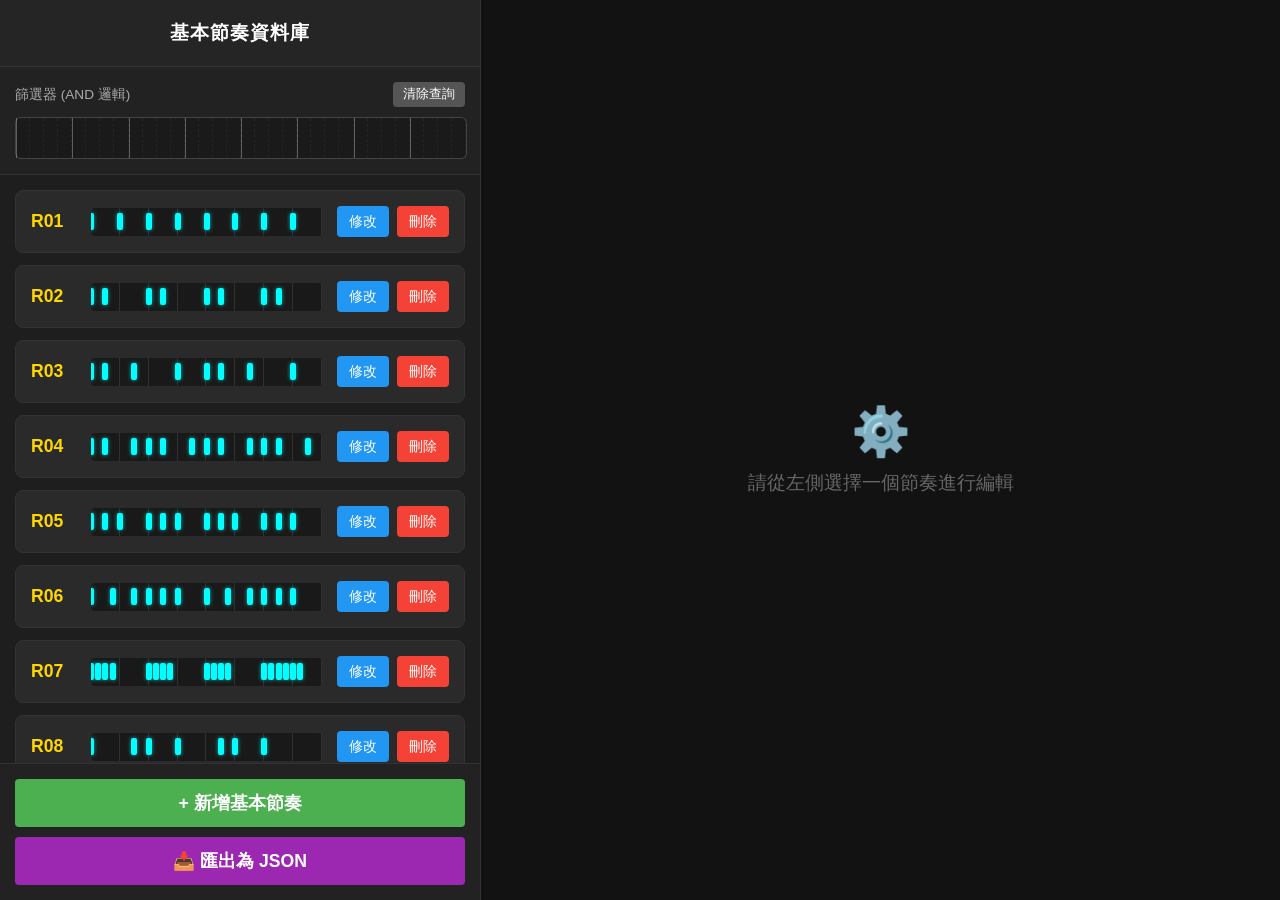
<file: editor.html>
<!DOCTYPE html>
<html lang="zh-TW">
<head>
    <meta charset="UTF-8">
    <meta name="viewport" content="width=device-width, initial-scale=1.0">
    <title>基本節奏編輯器 (Rhythm Editor)</title>
    <style>
        body {
            margin: 0;
            padding: 0;
            height: 100vh;
            display: flex;
            background-color: #121212;
            color: #fff;
            font-family: sans-serif;
            overflow: hidden;
        }

        /* ================= 左側列表區塊 ================= */
        .sidebar {
            width: 480px;
            background-color: #1e1e1e;
            border-right: 1px solid #333;
            display: flex;
            flex-direction: column;
            z-index: 10;
        }

        .header {
            padding: 20px;
            background-color: #252525;
            font-size: 1.2rem;
            font-weight: bold;
            text-align: center;
            border-bottom: 1px solid #333;
            letter-spacing: 1px;
        }

        .filter-container {
            padding: 15px;
            background-color: #222;
            border-bottom: 1px solid #333;
        }

        .filter-label {
            font-size: 0.85rem;
            color: #aaa;
            margin-bottom: 10px;
            display: flex;
            justify-content: space-between;
            align-items: center;
        }

        .filter-track-wrapper {
            position: relative;
            width: 100%;
            height: 40px;
            background-color: #1a1a1a;
            border-radius: 6px;
            border: 1px solid #444;
            display: grid;
            grid-template-columns: repeat(32, 1fr);
        }

        .filter-step {
            position: relative;
            border-right: 1px dashed rgba(255,255,255,0.05);
            cursor: pointer;
            transition: background-color 0.1s;
        }
        .filter-step:hover { background-color: rgba(255,255,255,0.1); }
        .filter-step:nth-child(4n + 1) { border-left: 1px solid rgba(255,255,255,0.3); }

        .filter-step-active {
            position: absolute;
            top: 20%;
            left: 50%;
            transform: translateX(-50%);
            width: 70%;
            height: 60%;
            background-color: #FF00FF; 
            border-radius: 2px;
            pointer-events: none;
            box-shadow: 0 0 6px rgba(255, 0, 255, 0.5);
        }

        .btn-clear {
            background-color: #555;
            color: white;
            border: none;
            padding: 4px 10px;
            border-radius: 4px;
            cursor: pointer;
            font-size: 0.8rem;
        }
        .btn-clear:hover { background-color: #666; }

        .list-container {
            flex: 1;
            overflow-y: auto;
            padding: 15px;
        }

        .list-container::-webkit-scrollbar { width: 8px; }
        .list-container::-webkit-scrollbar-thumb { background: #555; border-radius: 4px; }
        .list-container::-webkit-scrollbar-track { background: transparent; }

        .rhythm-item {
            display: flex;
            align-items: center;
            padding: 15px;
            margin-bottom: 12px;
            background-color: #2a2a2a;
            border-radius: 8px;
            border: 1px solid #333;
            transition: background-color 0.2s;
        }
        .rhythm-item:hover { background-color: #333; }
        .rhythm-item.editing { border-color: #00FFFF; box-shadow: 0 0 10px rgba(0,255,255,0.3); }

        .rhythm-id {
            width: 45px;
            font-weight: bold;
            color: #FFD700;
            font-size: 1.1rem;
            flex-shrink: 0;
        }

        .mini-track {
            position: relative;
            flex: 1;
            height: 28px;
            background-color: rgba(0, 0, 0, 0.4);
            border-radius: 4px;
            overflow: hidden;
            margin: 0 15px;
            background-image: repeating-linear-gradient(90deg, transparent, transparent calc(12.5% - 1px), rgba(255, 255, 255, 0.1) calc(12.5% - 1px), rgba(255, 255, 255, 0.1) 12.5%);
        }

        .mini-note-block {
            position: absolute;
            top: 20%;
            height: 60%;
            width: 6px;
            background-color: #00FFFF;
            border-radius: 2px;
            transform: translateX(-50%);
            box-shadow: 0 0 4px rgba(0, 255, 255, 0.6);
        }

        .actions {
            display: flex;
            gap: 8px;
            flex-shrink: 0;
        }

        .btn {
            border: none;
            padding: 6px 12px;
            border-radius: 4px;
            cursor: pointer;
            font-size: 0.9rem;
            color: white;
            transition: opacity 0.2s;
        }
        .btn:hover { opacity: 0.8; }
        .btn-edit { background-color: #2196F3; }
        .btn-delete { background-color: #F44336; }
        
        .add-container {
            padding: 15px;
            border-top: 1px solid #333;
            background-color: #222;
        }
        .btn-add {
            width: 100%;
            background-color: #4CAF50;
            font-size: 1.1rem;
            padding: 12px;
            font-weight: bold;
        }
        .btn-add:hover { background-color: #45a049; }

        /* --- 新增：匯出按鈕樣式 --- */
        .btn-export {
            width: 100%;
            background-color: #9C27B0; /* 獨特的紫色區分功能 */
            font-size: 1.1rem;
            padding: 12px;
            font-weight: bold;
            margin-top: 10px;
        }
        .btn-export:hover { background-color: #8E24AA; }

        /* ================= 右側工作區 ================= */
        .workspace {
            flex: 1;
            display: flex;
            flex-direction: column;
            background-color: #121212;
            position: relative;
        }

        .empty-state {
            position: absolute;
            top: 50%; left: 50%;
            transform: translate(-50%, -50%);
            color: #666;
            font-size: 1.2rem;
            text-align: center;
        }

        .editor-content {
            display: none; 
            flex-direction: column;
            padding: 40px;
            height: 100%;
            box-sizing: border-box;
        }

        .editor-header {
            font-size: 1.8rem;
            color: #FFD700;
            margin-bottom: 40px;
            text-align: center;
            letter-spacing: 2px;
        }

        .editor-track-wrapper {
            position: relative;
            width: 100%;
            height: 80px;
            background-color: #1a1a1a;
            border-radius: 8px;
            border: 1px solid #333;
            display: grid;
            grid-template-columns: repeat(32, 1fr); 
            margin-bottom: 40px;
        }

        .editor-track-wrapper.locked {
            pointer-events: none; 
            opacity: 0.6;
        }

        .editor-step {
            position: relative;
            border-right: 1px dashed rgba(255,255,255,0.05);
            cursor: pointer;
            transition: background-color 0.1s;
        }
        .editor-step:hover { background-color: rgba(255,255,255,0.1); }
        .editor-step:nth-child(4n + 2) { border-left: 1px solid rgba(255,255,255,0.3); }

        .step-active {
            position: absolute;
            top: 15%; left: 50%; transform: translateX(-50%);
            width: 60%; height: 70%;
            background-color: #00FFFF;
            border-radius: 4px;
            box-shadow: 0 0 10px rgba(0, 255, 255, 0.5);
            pointer-events: none; 
        }

        .playhead {
            position: absolute;
            top: -10px; bottom: -10px; width: 3px;
            background-color: #FF0000;
            box-shadow: 0 0 15px #FF0000;
            z-index: 10;
            pointer-events: none;
            display: none;
        }

        @keyframes hitPulse {
            0%   { transform: translateX(-50%) scale(1); filter: brightness(1); }
            30%  { transform: translateX(-50%) scale(1.4); filter: brightness(1.8); }
            100% { transform: translateX(-50%) scale(1); filter: brightness(1); }
        }
        .step-active.hit { animation: hitPulse 0.2s ease-out; }

        .controls {
            display: flex;
            align-items: center;
            justify-content: center;
            gap: 40px;
            background-color: #1e1e1e;
            padding: 20px;
            border-radius: 8px;
            border: 1px solid #333;
        }

        .btn-play {
            background-color: #4CAF50;
            color: white;
            border: none;
            padding: 12px 30px;
            font-size: 1.2rem;
            font-weight: bold;
            border-radius: 30px;
            cursor: pointer;
            width: 150px;
            transition: background-color 0.2s;
        }
        .btn-play.playing { background-color: #F44336; }

        .slider-container {
            display: flex;
            align-items: center;
            gap: 15px;
            font-size: 1.2rem;
        }
        
        input[type="range"] { width: 200px; cursor: pointer; }
        
        input[type="range"]:disabled {
            opacity: 0.5;
            cursor: not-allowed;
        }
    </style>
</head>
<body>

    <div class="sidebar">
        <div class="header">
            <span>基本節奏資料庫</span>
        </div>

        <div class="filter-container">
            <div class="filter-label">
                <span>篩選器 (AND 邏輯)</span>
                <button class="btn-clear" onclick="clearFilter()">清除查詢</button>
            </div>
            <div class="filter-track-wrapper" id="filter-track-wrapper"></div>
        </div>

        <div class="list-container" id="editor-list">
            <div style="text-align: center; color: #666; margin-top: 20px;">載入資料中...</div>
        </div>

        <div class="add-container">
            <button class="btn btn-add" onclick="addNewRhythm()">+ 新增基本節奏</button>
            <button class="btn btn-export" onclick="exportRhythms()">📥 匯出為 JSON</button>
        </div>
    </div>

    <div class="workspace">
        <div class="empty-state" id="empty-state">
            <div style="font-size: 3rem; margin-bottom: 10px;">⚙️</div>
            <div>請從左側選擇一個節奏進行編輯</div>
        </div>

        <div class="editor-content" id="editor-content">
            <div class="editor-header" id="editor-title">編輯中: R01</div>

            <div class="editor-track-wrapper" id="editor-track-wrapper">
                <div class="playhead" id="playhead"></div>
            </div>

            <div class="controls">
                <button class="btn-play" id="btn-play" onclick="togglePreview()">▶ 播放</button>
                <div class="slider-container">
                    <label for="bpm-slider">節拍速度: <span id="bpm-value">120</span> BPM</label>
                    <input type="range" id="bpm-slider" min="60" max="240" value="120" oninput="updateBPM(this.value)">
                </div>
            </div>
        </div>
    </div>

    <script>
        // ==========================================
        // 系統變數
        // ==========================================
        let rhythmDatabase = {};
        let editingId = null;
        
        // --- 新增：追蹤是否有未儲存(未匯出)的變更 ---
        let hasUnsavedChanges = false;
        
        let filterBeats = [];
        
        let isPreviewing = false;
        let previewBPM = 120;
        let previewStartTime = null;
        let lastPreviewLoopIndex = -1;
        let lastPreviewBeatIndex = -1;
        let previewAnimationId = null;

        const audioCtx = new (window.AudioContext || window.webkitAudioContext)();
        let clapBuffer = null;
        let capitalBuffer = null;

        const filterTrackWrapper = document.getElementById('filter-track-wrapper');
        const editorListContainer = document.getElementById('editor-list');
        const emptyState = document.getElementById('empty-state');
        const editorContent = document.getElementById('editor-content');
        const editorTitle = document.getElementById('editor-title');
        const editorTrackWrapper = document.getElementById('editor-track-wrapper');
        const playhead = document.getElementById('playhead');
        const btnPlay = document.getElementById('btn-play');
        const bpmValueText = document.getElementById('bpm-value');
        const bpmSlider = document.getElementById('bpm-slider');

        // ==========================================
        // 網頁離開/重新整理防呆警告
        // ==========================================
        window.addEventListener('beforeunload', function (e) {
            if (hasUnsavedChanges) {
                // 現代瀏覽器通常會忽略自訂文字，而是顯示系統預設的「您有未儲存的變更」對話框
                const confirmationMessage = '系統不會儲存你的變更。請先「匯出」之後再離開網頁。';
                e.returnValue = confirmationMessage; 
                return confirmationMessage; 
            }
        });

        // ==========================================
        // 初始化與讀取資料
        // ==========================================
        async function initializeEditor() {
            try {
                const clapRes = await fetch('Clap.wav');
                clapBuffer = await audioCtx.decodeAudioData(await clapRes.arrayBuffer());
                
                const capitalRes = await fetch('Capital.wav');
                capitalBuffer = await audioCtx.decodeAudioData(await capitalRes.arrayBuffer());

                const response = await fetch('rhythms.json');
                rhythmDatabase = await response.json();
                
                renderFilterTrack();
                renderEditorList();
            } catch (error) {
                console.error("載入失敗", error);
                editorListContainer.innerHTML = '<div style="color: #F44336; text-align: center; margin-top: 20px;">資料載入失敗，請確認已使用 Local Server 開啟。</div>';
            }
        }

        // ==========================================
        // 查詢過濾器 (Filter)
        // ==========================================
        function renderFilterTrack() {
            filterTrackWrapper.innerHTML = '';
            for (let i = 0; i < 32; i++) {
                const beatValue = i * 0.25;
                const stepDiv = document.createElement('div');
                stepDiv.className = 'filter-step';
                
                stepDiv.onclick = () => {
                    toggleFilterBeat(beatValue);
                };

                if (filterBeats.includes(beatValue)) {
                    const activeBlock = document.createElement('div');
                    activeBlock.className = 'filter-step-active';
                    stepDiv.appendChild(activeBlock);
                }
                filterTrackWrapper.appendChild(stepDiv);
            }
        }

        function toggleFilterBeat(beatValue) {
            if (filterBeats.includes(beatValue)) {
                filterBeats = filterBeats.filter(b => b !== beatValue);
            } else {
                filterBeats.push(beatValue);
            }
            renderFilterTrack();
            renderEditorList();
        }

        function clearFilter() {
            filterBeats = [];
            renderFilterTrack();
            renderEditorList();
        }

        // ==========================================
        // 匯出 JSON 功能
        // ==========================================
        function exportRhythms() {
            // 將記憶體中的物件轉為格式化的 JSON 字串
            const jsonString = JSON.stringify(rhythmDatabase, null, 4);
            
            // 建立一個虛擬的檔案 Blob
            const blob = new Blob([jsonString], { type: "application/json" });
            const url = URL.createObjectURL(blob);
            
            // 建立隱藏的 a 標籤來觸發下載
            const a = document.createElement('a');
            a.href = url;
            a.download = 'rhythms.json'; // 預設儲存檔名
            document.body.appendChild(a);
            a.click();
            
            // 清理釋放記憶體
            document.body.removeChild(a);
            URL.revokeObjectURL(url);

            // 成功匯出後，重置未儲存狀態標記
            hasUnsavedChanges = false;
        }

        // ==========================================
        // 左側：渲染清單與新增、刪除
        // ==========================================
        function renderEditorList() {
            editorListContainer.innerHTML = '';
            
            const rhythmIds = Object.keys(rhythmDatabase).sort();
            const filteredIds = rhythmIds.filter(id => {
                const beats = rhythmDatabase[id].beats;
                return filterBeats.every(fb => beats.includes(fb));
            });

            if (filteredIds.length === 0) {
                editorListContainer.innerHTML = '<div style="text-align: center; color: #666; margin-top: 20px;">找不到符合條件的節奏</div>';
                return;
            }

            filteredIds.forEach(id => {
                const data = rhythmDatabase[id];
                let blocksHTML = '';
                data.beats.forEach(beat => {
                    blocksHTML += `<div class="mini-note-block" style="left: ${(beat / 8) * 100}%"></div>`;
                });

                const isCurrentlyEditing = (id === editingId) ? 'editing' : '';

                const itemDiv = document.createElement('div');
                itemDiv.className = `rhythm-item ${isCurrentlyEditing}`;
                itemDiv.innerHTML = `
                    <div class="rhythm-id">${id}</div>
                    <div class="mini-track">${blocksHTML}</div>
                    <div class="actions">
                        <button class="btn btn-edit" onclick="loadRhythmToEditor('${id}')">修改</button>
                        <button class="btn btn-delete" onclick="deleteRhythm('${id}')">刪除</button>
                    </div>
                `;
                editorListContainer.appendChild(itemDiv);
            });
        }

        function addNewRhythm() {
            hasUnsavedChanges = true; // 標記已修改

            const rhythmIds = Object.keys(rhythmDatabase);
            let maxNum = 0;
            rhythmIds.forEach(id => {
                const match = id.match(/R(\d+)/);
                if(match) {
                    const num = parseInt(match[1], 10);
                    if(num > maxNum) maxNum = num;
                }
            });
            
            const nextNum = maxNum + 1;
            const newId = 'R' + nextNum.toString().padStart(2, '0');

            rhythmDatabase[newId] = {
                beats: [],
                notes: "" 
            };

            clearFilter();
            renderEditorList();
            loadRhythmToEditor(newId);

            setTimeout(() => {
                editorListContainer.scrollTop = editorListContainer.scrollHeight;
            }, 100);
        }

        function deleteRhythm(id) {
            if (confirm(`確定要刪除基本節奏 [ ${id} ] 嗎？\n(注意：這將會影響所有有掛載此節奏的歌曲)`)) {
                hasUnsavedChanges = true; // 標記已修改
                delete rhythmDatabase[id]; 
                
                if (editingId === id) {
                    if (isPreviewing) togglePreview(); 
                    editingId = null;
                    emptyState.style.display = 'block';
                    editorContent.style.display = 'none';
                }
                
                renderEditorList();
            }
        }

        // ==========================================
        // 右側：編輯器工作區
        // ==========================================
        function loadRhythmToEditor(id) {
            if (isPreviewing) togglePreview(); 

            editingId = id;
            editorTitle.textContent = `編輯中: ${id}`;
            emptyState.style.display = 'none';
            editorContent.style.display = 'flex';

            renderEditorList(); 
            renderWorkspaceTrack();
        }

        function renderWorkspaceTrack() {
            editorTrackWrapper.innerHTML = '';
            editorTrackWrapper.appendChild(playhead); 

            const currentBeats = rhythmDatabase[editingId].beats;

            for (let i = 0; i < 32; i++) {
                const beatValue = i * 0.25; 
                
                const stepDiv = document.createElement('div');
                stepDiv.className = 'editor-step';
                stepDiv.onclick = () => toggleBeat(beatValue);

                if (currentBeats.includes(beatValue)) {
                    const activeBlock = document.createElement('div');
                    activeBlock.className = 'step-active';
                    activeBlock.id = `workspace-step-${i}`; 
                    stepDiv.appendChild(activeBlock);
                }

                editorTrackWrapper.appendChild(stepDiv);
            }
        }

        function toggleBeat(beatValue) {
            if (isPreviewing) return;
            hasUnsavedChanges = true; // 標記已修改

            let beatsArray = rhythmDatabase[editingId].beats;
            
            if (beatsArray.includes(beatValue)) {
                beatsArray = beatsArray.filter(b => b !== beatValue);
            } else {
                beatsArray.push(beatValue);
                beatsArray.sort((a, b) => a - b);
            }

            rhythmDatabase[editingId].beats = beatsArray;

            renderWorkspaceTrack();
            renderEditorList();
        }

        // ==========================================
        // 預覽與音效引擎
        // ==========================================
        function updateBPM(val) {
            previewBPM = val;
            bpmValueText.textContent = val;
        }

        function playHitSound(isFirst) {
            const buffer = isFirst ? capitalBuffer : clapBuffer;
            if (!buffer) return;
            const source = audioCtx.createBufferSource();
            source.buffer = buffer;
            const gainNode = audioCtx.createGain();
            gainNode.gain.value = 1.5;
            source.connect(gainNode);
            gainNode.connect(audioCtx.destination);
            source.start(0);
        }

        function togglePreview() {
            if (audioCtx.state === 'suspended') {
                audioCtx.resume();
            }

            isPreviewing = !isPreviewing;

            if (isPreviewing) {
                btnPlay.textContent = '⏹ 停止';
                btnPlay.classList.add('playing');
                editorTrackWrapper.classList.add('locked'); 
                playhead.style.display = 'block';
                
                bpmSlider.disabled = true;
                
                previewStartTime = performance.now();
                lastPreviewLoopIndex = -1;
                lastPreviewBeatIndex = -1;
                previewLoopCheck();
            } else {
                btnPlay.textContent = '▶ 播放';
                btnPlay.classList.remove('playing');
                editorTrackWrapper.classList.remove('locked'); 
                playhead.style.display = 'none';
                
                bpmSlider.disabled = false;
                
                if (previewAnimationId) {
                    cancelAnimationFrame(previewAnimationId);
                }
            }
        }

        function previewLoopCheck() {
            if (!isPreviewing) return;

            const now = performance.now();
            const elapsed = (now - previewStartTime) / 1000;
            const secondsPerBeat = 60 / previewBPM;
            const loopDuration = secondsPerBeat * 8; 
            
            const currentLoopIndex = Math.floor(elapsed / loopDuration);
            const currentBeatInLoop = (elapsed % loopDuration) / secondsPerBeat;

            playhead.style.left = `${(currentBeatInLoop / 8) * 100}%`;

            if (currentLoopIndex > lastPreviewLoopIndex) {
                lastPreviewLoopIndex = currentLoopIndex;
                lastPreviewBeatIndex = -1;
            }

            const beats = rhythmDatabase[editingId].beats;
            
            for (let i = lastPreviewBeatIndex + 1; i < beats.length; i++) {
                if (currentBeatInLoop >= beats[i]) {
                    
                    const isFirstHit = (i === 0);
                    playHitSound(isFirstHit);
                    
                    const stepIndex = Math.round(beats[i] * 4); 
                    const targetBlock = document.getElementById(`workspace-step-${stepIndex}`);
                    
                    if (targetBlock) {
                        targetBlock.classList.remove('hit');
                        void targetBlock.offsetWidth; 
                        targetBlock.classList.add('hit');
                    }

                    lastPreviewBeatIndex = i;
                } else {
                    break;
                }
            }

            previewAnimationId = requestAnimationFrame(previewLoopCheck);
        }

        // 啟動程式
        initializeEditor();
    </script>
</body>
</html>
</file>
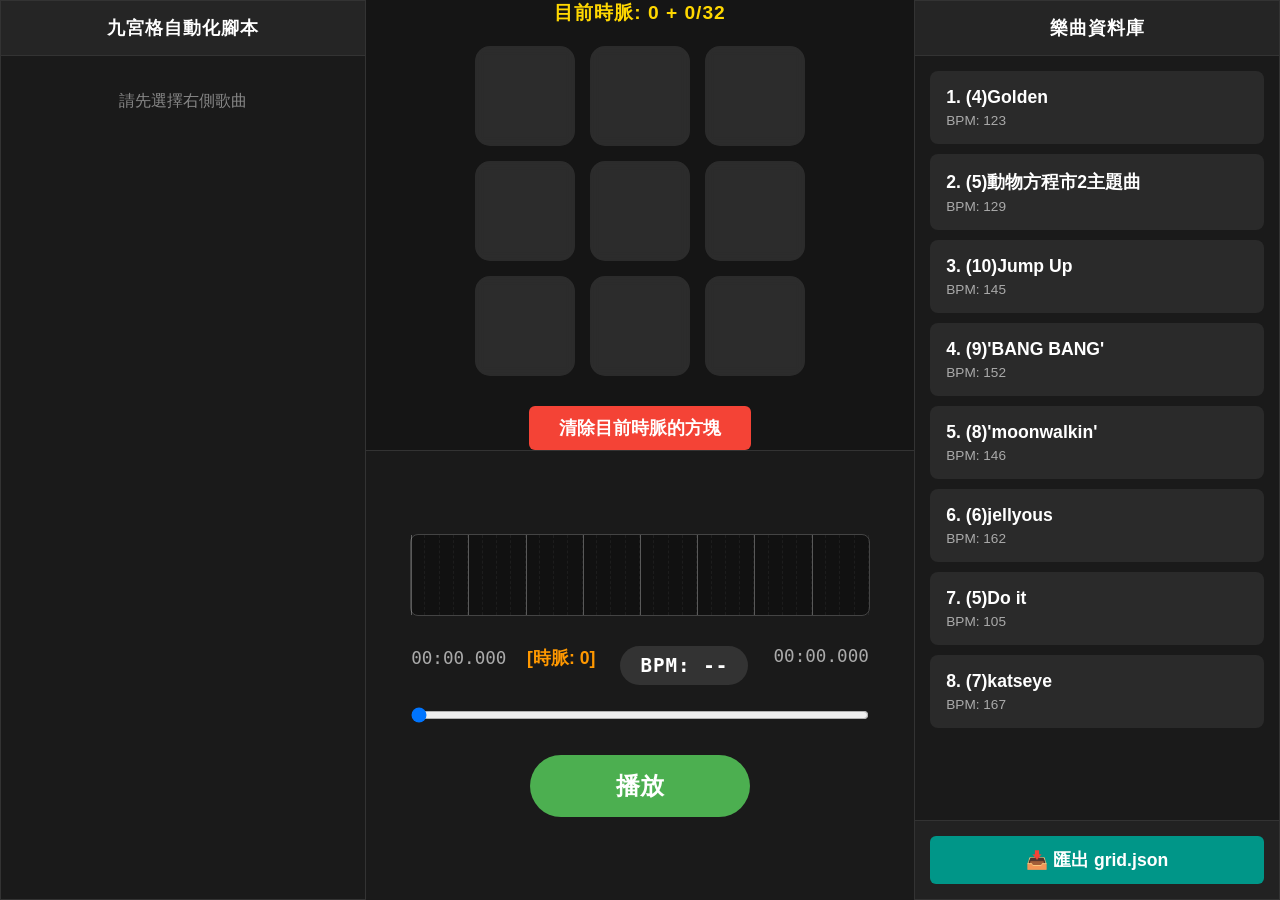
<file: grid.html>
<!DOCTYPE html>
<html lang="zh-TW">
<head>
    <meta charset="UTF-8">
    <meta name="viewport" content="width=device-width, initial-scale=1.0">
    <title>九宮格自動化腳本編寫</title>
    <style>
        :root {
            --loop-duration: 4s;
        }

        body {
            margin: 0; padding: 0; height: 100vh;
            display: grid;
            grid-template-columns: 1fr 1.5fr 1fr;
            background-color: #121212; color: #fff; font-family: sans-serif;
            overflow: hidden;
        }

        .panel { border: 1px solid #333; display: flex; flex-direction: column; overflow: hidden; background-color: #1a1a1a; }
        .panel-header { padding: 15px; background-color: #252525; font-weight: bold; text-align: center; border-bottom: 1px solid #333; letter-spacing: 1px; flex-shrink: 0; font-size: 1.1rem; }
        .panel-content { flex: 1; overflow-y: auto; padding: 15px; }
        .panel-content::-webkit-scrollbar { width: 8px; }
        .panel-content::-webkit-scrollbar-thumb { background: #555; border-radius: 4px; }

        .auto-item { display: flex; align-items: center; padding: 12px; margin-bottom: 10px; background-color: #222; border-radius: 8px; cursor: pointer; transition: background-color 0.2s; border: 1px solid transparent; }
        .auto-item:hover { background-color: #333; border-color: #FF9800; }
        .auto-time { width: 100px; font-weight: bold; color: #FF9800; font-size: 1.1rem; letter-spacing: 1px; }
        
        .mini-grid { display: grid; grid-template-columns: repeat(3, 1fr); grid-template-rows: repeat(3, 1fr); gap: 2px; width: 36px; height: 36px; background-color: #444; padding: 3px; border-radius: 4px; margin-left: auto; }
        .mini-box { background-color: #222; border-radius: 2px; }
        .mini-box.active { background-color: #FFD700; box-shadow: 0 0 5px #FFD700; }

        .music-item { padding: 15px; margin-bottom: 10px; background-color: #2a2a2a; border-radius: 8px; cursor: pointer; border: 1px solid transparent; transition: 0.2s; }
        .music-item:hover { background-color: #333; }
        .music-item.armed { border-color: #4CAF50; background-color: rgba(76, 175, 80, 0.2); }
        .music-title { font-weight: bold; font-size: 1.1rem; margin-bottom: 5px; color: #fff; }
        .music-bpm { font-size: 0.85rem; color: #aaa; }

        .export-container { padding: 15px; background-color: #222; border-top: 1px solid #333; }
        .btn-export { width: 100%; padding: 12px; font-size: 1.1rem; font-weight: bold; color: white; border: none; border-radius: 6px; cursor: pointer; background-color: #009688; transition: 0.2s; }
        .btn-export:hover { background-color: #00897B; }

        .center-panel { display: flex; flex-direction: column; }
        .center-top { flex: 1; display: flex; flex-direction: column; align-items: center; justify-content: center; border-bottom: 1px solid #333; background-color: #151515; }
        .center-bottom { flex: 1; display: flex; flex-direction: column; align-items: center; justify-content: center; padding: 20px; background-color: #1a1a1a; gap: 20px; }

        .large-grid { display: grid; grid-template-columns: repeat(3, 100px); grid-template-rows: repeat(3, 100px); gap: 15px; margin-bottom: 30px; }
        
        .box-wrapper {
            position: relative;
            width: 100%;
            height: 100%;
        }

        .large-box { 
            position: absolute; 
            top: 0; left: 0; right: 0; bottom: 0;
            background-color: rgba(255,255,255,0.1); 
            border-radius: 15px; 
            cursor: pointer; 
            transition: background-color 0.1s, border-color 0.1s; 
            border: 2px solid transparent; 
            backdrop-filter: blur(5px); 
        }
        .large-box:hover { border-color: #aaa; }
        
        .large-box.active { 
            background-color: #FFD700; 
            box-shadow: 0 0 25px rgba(255, 215, 0, 0.6); 
            border: none; 
            z-index: 5;
        }

        .large-box.beat-hit {
            animation: boxHitPulse 0.25s ease-out;
        }

        @keyframes boxHitPulse {
            0%   { transform: scale(1); filter: brightness(1); box-shadow: 0 0 25px rgba(255, 215, 0, 0.6); }
            15%  { transform: scale(1.12); filter: brightness(1.4); box-shadow: 0 0 40px rgba(255, 215, 0, 1); }
            100% { transform: scale(1); filter: brightness(1); box-shadow: 0 0 25px rgba(255, 215, 0, 0.6); }
        }

        .approach-container {
            position: absolute;
            top: 0; left: 0; right: 0; bottom: 0;
            pointer-events: none;
            z-index: 10; 
        }
        .approach-circle {
            position: absolute;
            top: -2px; left: -2px; right: -2px; bottom: -2px;
            border: 2px solid #FFD700;
            background-color: transparent; 
            border-radius: 15px;
            pointer-events: none;
        }

        .btn-clear-grid { background-color: #F44336; color: white; border: none; padding: 10px 30px; font-size: 1.1rem; font-weight: bold; border-radius: 6px; cursor: pointer; }
        .btn-clear-grid:hover { background-color: #D32F2F; }

        .large-track-wrapper { position: relative; width: 90%; height: 80px; background-color: #111; border-radius: 8px; border: 1px solid #444; display: grid; grid-template-columns: repeat(32, 1fr); margin-bottom: 10px; }
        .large-step { border-right: 1px dashed rgba(255,255,255,0.05); position: relative; cursor: pointer; transition: background-color 0.1s; }
        .large-step:nth-child(4n+2) { border-left: 1px solid rgba(255,255,255,0.3); }
        .large-step:hover { background-color: rgba(255,255,255,0.1); }
        
        .track-beat-note {
            position: absolute; top: 20%; left: 50%; transform: translateX(-50%); width: 6px; height: 60%; background-color: rgba(0, 255, 255, 0.35); border-radius: 2px; pointer-events: none;
        }

        .step-marker { position: absolute; bottom: 5px; left: 50%; transform: translateX(-50%); width: 8px; height: 8px; background-color: #FF9800; border-radius: 50%; box-shadow: 0 0 5px #FF9800; pointer-events: none; z-index: 2;}
        
        .playhead { position: absolute; top: -10px; bottom: -10px; width: 3px; background-color: #FF0000; box-shadow: 0 0 15px #FF0000; z-index: 10; display: none; pointer-events: none; }
        
        .timeline-info { display: flex; justify-content: space-between; width: 90%; font-family: monospace; font-size: 1.1rem; color: #aaa; }
        .clock-display { color: #FF9800; font-weight: bold; margin-left: 10px; font-family: sans-serif; }
        input[type="range"] { width: 90%; cursor: pointer; }
        
        .static-bpm { font-size: 1.2rem; font-weight: bold; color: #fff; background: #333; padding: 8px 20px; border-radius: 20px; letter-spacing: 1px; }

        .btn-main-play { background-color: #4CAF50; color: white; border: none; padding: 15px 50px; font-size: 1.5rem; font-weight: bold; border-radius: 40px; cursor: pointer; transition: 0.2s; width: 220px; margin-top: 10px;}
        .btn-main-play.playing { background-color: #F44336; }

        .ui-locked { pointer-events: none; opacity: 0.4; filter: grayscale(100%); }
        .grid-locked { pointer-events: none; }
    </style>
</head>
<body>

    <div class="panel" style="grid-column: 1;">
        <div class="panel-header">九宮格自動化腳本</div>
        <div class="panel-content disable-on-play" id="automation-list">
            <div style="color: #888; text-align: center; margin-top: 20px;">請先選擇右側歌曲</div>
        </div>
    </div>

    <div class="center-panel" style="grid-column: 2;">
        <div class="center-top">
            <div style="color: #FFD700; font-size: 1.2rem; font-weight: bold; margin-bottom: 20px; letter-spacing: 1px;" id="current-quantized-time">目前時脈: 0 + 0/32</div>
            
            <div class="large-grid" id="large-grid">
                <div class="box-wrapper">
                    <div class="large-box" id="lbox-7" onclick="setGridAutomation(7)"></div>
                    <div class="approach-container" id="approach-7"></div>
                </div>
                <div class="box-wrapper">
                    <div class="large-box" id="lbox-8" onclick="setGridAutomation(8)"></div>
                    <div class="approach-container" id="approach-8"></div>
                </div>
                <div class="box-wrapper">
                    <div class="large-box" id="lbox-9" onclick="setGridAutomation(9)"></div>
                    <div class="approach-container" id="approach-9"></div>
                </div>
                <div class="box-wrapper">
                    <div class="large-box" id="lbox-4" onclick="setGridAutomation(4)"></div>
                    <div class="approach-container" id="approach-4"></div>
                </div>
                <div class="box-wrapper">
                    <div class="large-box" id="lbox-5" onclick="setGridAutomation(5)"></div>
                    <div class="approach-container" id="approach-5"></div>
                </div>
                <div class="box-wrapper">
                    <div class="large-box" id="lbox-6" onclick="setGridAutomation(6)"></div>
                    <div class="approach-container" id="approach-6"></div>
                </div>
                <div class="box-wrapper">
                    <div class="large-box" id="lbox-1" onclick="setGridAutomation(1)"></div>
                    <div class="approach-container" id="approach-1"></div>
                </div>
                <div class="box-wrapper">
                    <div class="large-box" id="lbox-2" onclick="setGridAutomation(2)"></div>
                    <div class="approach-container" id="approach-2"></div>
                </div>
                <div class="box-wrapper">
                    <div class="large-box" id="lbox-3" onclick="setGridAutomation(3)"></div>
                    <div class="approach-container" id="approach-3"></div>
                </div>
            </div>
            
            <button class="btn-clear-grid disable-on-play" onclick="setGridAutomation('CLEAR')">清除目前時脈的方塊</button>
        </div>

        <div class="center-bottom">
            <div class="large-track-wrapper" id="large-track-wrapper">
                <div class="playhead" id="playhead"></div>
            </div>

            <div class="timeline-info">
                <div>
                    <span id="time-current">00:00.000</span>
                    <span class="clock-display" id="clock-current">[時脈: 0]</span>
                </div>
                <div class="static-bpm" id="static-bpm-display">BPM: --</div>
                <span id="time-total">00:00.000</span>
            </div>
            <input type="range" id="timeline-slider" min="0" max="100" value="0" step="0.01" class="disable-on-play" oninput="seekAudio(this.value)">

            <button class="btn-main-play" id="btn-play" onclick="togglePlay()">播放</button>
        </div>
    </div>

    <div class="panel" style="grid-column: 3;">
        <div class="panel-header">樂曲資料庫</div>
        <div class="panel-content disable-on-play" id="music-list"></div>
        <div class="export-container disable-on-play">
            <button class="btn-export" onclick="exportGridPresets()">📥 匯出 grid.json</button>
        </div>
    </div>

    <script>
        let musicData = [];
        let gridDatabase = {}; 
        let rhythmDatabase = {}; 
        let presetDatabase = {}; 
        
        let hasUnsavedChanges = false;
        let armedSongInfo = null;

        let isPlaying = false;
        let playOffset = 0;              
        let ctxPlayStartTime = 0;        
        let playAnimationId = null;
        
        let bgmBuffer = null;            
        let bgmSource = null;            

        const domAutomationList = document.getElementById('automation-list');
        const domMusicList = document.getElementById('music-list');
        const domLargeTrack = document.getElementById('large-track-wrapper');
        const domPlayhead = document.getElementById('playhead');
        const domTimeline = document.getElementById('timeline-slider');
        const domTimeCurrent = document.getElementById('time-current');
        const domTimeTotal = document.getElementById('time-total');
        const domClockCurrent = document.getElementById('clock-current');
        const domBtnPlay = document.getElementById('btn-play');
        const domStaticBpm = document.getElementById('static-bpm-display');
        const domCurrentQuantizedTime = document.getElementById('current-quantized-time');

        let lastRenderedBox = null;
        let lastRenderedClock = -1;
        let lastVisualClock = -1;
        let visualBeatIndex = 0;
        let lastRenderedActionTime = -1; 

        window.addEventListener('beforeunload', function (e) {
            if (hasUnsavedChanges) {
                const msg = '系統不會儲存你的變更。請先「匯出」之後再離開網頁。';
                e.returnValue = msg; 
                return msg; 
            }
        });

        window.exportGridPresets = function() {
            const exportArray = [];
            for (const [musicId, sequence] of Object.entries(gridDatabase)) {
                if (sequence && sequence.length > 0) {
                    exportArray.push({
                        musicId: isNaN(musicId) ? musicId : Number(musicId),
                        sequence: sequence
                    });
                }
            }
            const jsonString = JSON.stringify(exportArray, null, 4);
            const blob = new Blob([jsonString], { type: "application/json" });
            const url = URL.createObjectURL(blob);
            const a = document.createElement('a');
            a.href = url;
            a.download = 'grid.json';
            document.body.appendChild(a);
            a.click();
            document.body.removeChild(a);
            URL.revokeObjectURL(url);
            hasUnsavedChanges = false; 
        };

        const audioCtx = new (window.AudioContext || window.webkitAudioContext)();

        async function initApp() {
            try {
                musicData = await (await fetch('songs.json')).json();
                try { rhythmDatabase = await (await fetch('rhythms.json')).json(); } catch(e) {}
                try {
                    const presetRaw = await (await fetch('presets.json')).json();
                    presetRaw.forEach(p => presetDatabase[p.musicId] = p.sequence);
                } catch(e) {}
                try {
                    const gridRaw = await (await fetch('grid.json')).json();
                    gridRaw.forEach(p => gridDatabase[p.musicId] = p.sequence);
                } catch(e) {}

                musicData.forEach(song => {
                    if (!song.rhythms) song.rhythms = {};
                    song.rhythms['Z'] = 'R16';
                    if (!gridDatabase[song.id]) gridDatabase[song.id] = [];
                });

                renderMusicList();
                renderLargeTrackGrid();
            } catch(e) {
                alert("載入失敗，請確認 songs.json 檔案存在且使用 Local Server 開啟。");
            }
        }

        function getActiveAction(clock) {
            if(!armedSongInfo) return null;
            const seq = presetDatabase[armedSongInfo.id] || [];
            let active = null;
            for(let i=0; i<seq.length; i++) {
                if(seq[i].time <= clock) active = seq[i].action;
                else break;
            }
            if(!active) {
                if(armedSongInfo.rhythms['I']) active = 'I';
                else active = 'V';
            }
            return active;
        }

        function getBeatsForAction(action) {
            if(!action || !armedSongInfo.rhythms[action]) return [];
            const rId = armedSongInfo.rhythms[action];
            if(rhythmDatabase[rId]) return rhythmDatabase[rId].beats;
            return [];
        }

        function formatFractionTime(decimalVal) {
            const intPart = Math.floor(decimalVal);
            let fracPart = Math.round((decimalVal - intPart) * 32);
            if (fracPart === 32) return `${intPart + 1} + 0/32`;
            return `${intPart} + ${fracPart}/32`;
        }

        function getMiniGridHTML(activeBoxId) {
            const layout = [7, 8, 9, 4, 5, 6, 1, 2, 3];
            let html = `<div class="mini-grid">`;
            layout.forEach(id => {
                const activeClass = (id === activeBoxId) ? 'active' : '';
                html += `<div class="mini-box ${activeClass}"></div>`;
            });
            html += `</div>`;
            return html;
        }

        function renderAutomationList() {
            domAutomationList.innerHTML = '';
            if(!armedSongInfo) {
                domAutomationList.innerHTML = '<div style="color: #888; text-align: center; margin-top: 20px;">請先選擇右側歌曲</div>';
                return;
            }

            const seq = gridDatabase[armedSongInfo.id] || [];
            seq.forEach(item => {
                const div = document.createElement('div');
                div.className = 'auto-item';
                div.innerHTML = `<div class="auto-time">${formatFractionTime(item.time)}</div>${getMiniGridHTML(item.box)}`;
                
                div.onclick = () => {
                    const clockDuration = (60 / armedSongInfo.bpm) * 8;
                    let targetTime = (item.time * clockDuration) + 0.001; 
                    if (bgmBuffer && targetTime > bgmBuffer.duration) targetTime = bgmBuffer.duration;
                    seekAudio(targetTime);
                };
                domAutomationList.appendChild(div);
            });
        }

        function renderMusicList() {
            domMusicList.innerHTML = '';
            musicData.forEach(song => {
                const div = document.createElement('div');
                div.className = `music-item ${armedSongInfo && armedSongInfo.id === song.id ? 'armed' : ''}`;
                div.onclick = () => loadMusic(song);
                div.innerHTML = `<div class="music-title">${song.id}. ${song.title}</div><div class="music-bpm">BPM: ${song.bpm}</div>`;
                domMusicList.appendChild(div);
            });
        }

        async function loadMusic(song) {
            if(isPlaying) togglePlay(); 
            armedSongInfo = song;
            lastRenderedBox = null;
            lastRenderedClock = -1;
            lastVisualClock = -1;
            lastRenderedActionTime = -1; 
            visualBeatIndex = 0;

            domPlayhead.style.display = 'block';
            domStaticBpm.textContent = "⏳ 解碼中...";
            setUIDisabled(true); 
            
            try {
                const response = await fetch(song.file);
                const arrayBuffer = await response.arrayBuffer();
                bgmBuffer = await audioCtx.decodeAudioData(arrayBuffer);
                
                domStaticBpm.textContent = `BPM: ${song.bpm}`;
                const clockDuration = (60 / song.bpm) * 8;
                document.documentElement.style.setProperty('--loop-duration', `${clockDuration}s`);

                domTimeline.max = bgmBuffer.duration;
                domTimeline.value = 0; 
                playOffset = 0;
                domTimeTotal.textContent = formatTime(bgmBuffer.duration);
                updateTimelineVisuals();
                
            } catch(e) {
                alert("音訊解碼失敗！");
                domStaticBpm.textContent = "載入失敗";
            } finally {
                setUIDisabled(false);
                renderMusicList(); 
                renderAutomationList();
            }
        }

        function renderLargeTrackGrid() {
            domLargeTrack.innerHTML = '';
            domLargeTrack.appendChild(domPlayhead);
            for(let i=0; i<32; i++) {
                const div = document.createElement('div');
                div.className = 'large-step';
                div.id = `step-track-${i}`;
                div.onclick = () => {
                    if(!armedSongInfo) return;
                    const clockDuration = (60 / armedSongInfo.bpm) * 8;
                    const currentClock = Math.floor(playOffset / clockDuration);
                    const targetDecTime = currentClock + (i / 32);
                    let targetSecs = (targetDecTime * clockDuration) + 0.001;
                    if (bgmBuffer && targetSecs > bgmBuffer.duration) targetSecs = bgmBuffer.duration;
                    seekAudio(targetSecs);
                };
                domLargeTrack.appendChild(div);
            }
        }

        window.setGridAutomation = function(boxId) {
            if(!armedSongInfo) return alert("請先選擇歌曲！");
            
            hasUnsavedChanges = true; 
            const currTime = isPlaying ? playOffset + (audioCtx.currentTime - ctxPlayStartTime) : playOffset;
            const clockDuration = (60 / armedSongInfo.bpm) * 8;
            
            const decimalTime = currTime / clockDuration;
            const quantizedTime = Math.round(decimalTime * 32) / 32;

            let seq = gridDatabase[armedSongInfo.id] || [];
            seq = seq.filter(s => Math.abs(s.time - quantizedTime) > 0.0001);
            
            if(boxId !== 'CLEAR') {
                seq.push({ time: quantizedTime, box: boxId });
                seq.sort((a, b) => a.time - b.time);
            }
            
            gridDatabase[armedSongInfo.id] = seq;
            renderAutomationList();
            
            lastRenderedBox = null; 
            lastRenderedActionTime = -1; 
            updateTimelineVisuals();
        }

        function formatTime(secs) {
            if(isNaN(secs)) return "00:00.000";
            const m = Math.floor(secs / 60).toString().padStart(2, '0');
            const s = Math.floor(secs % 60).toString().padStart(2, '0');
            const ms = Math.floor((secs % 1) * 1000).toString().padStart(3, '0');
            return `${m}:${s}.${ms}`;
        }

        window.seekAudio = function(val) {
            if (!bgmBuffer) return;
            const wasPlaying = isPlaying;
            if(wasPlaying) togglePlay(); 
            
            playOffset = Number(val);
            lastRenderedClock = -1; 
            lastRenderedActionTime = -1; 
            
            const clockDuration = (60 / armedSongInfo.bpm) * 8;
            lastVisualClock = Math.floor(playOffset / clockDuration);
            const secondsPerBeat = 60 / armedSongInfo.bpm;
            const currentBeatInLoop = (playOffset % clockDuration) / secondsPerBeat;
            
            const currentAction = getActiveAction(lastVisualClock);
            const beats = getBeatsForAction(currentAction) || [];
            visualBeatIndex = 0;
            while(visualBeatIndex < beats.length && beats[visualBeatIndex] <= currentBeatInLoop) {
                visualBeatIndex++;
            }
            
            updateTimelineVisuals(); 
            if(wasPlaying) togglePlay(); 
        }

        function updateTimelineVisuals() {
            if (!armedSongInfo) return;

            const currTime = isPlaying ? playOffset + (audioCtx.currentTime - ctxPlayStartTime) : playOffset;
            domTimeCurrent.textContent = formatTime(currTime);
            domTimeline.value = currTime;
            
            const clockDuration = (60 / armedSongInfo.bpm) * 8;
            const decimalTime = currTime / clockDuration;
            const currentClock = Math.floor(decimalTime);
            const secondsPerBeat = 60 / armedSongInfo.bpm;
            const currentBeatInLoop = (currTime % clockDuration) / secondsPerBeat;
            
            domClockCurrent.textContent = `[時脈: ${currentClock}]`;
            const quantizedTime = Math.round(decimalTime * 32) / 32;
            domCurrentQuantizedTime.textContent = `目前時脈: ${formatFractionTime(quantizedTime)}`;
            domPlayhead.style.left = `${(currentBeatInLoop / 8) * 100}%`;
            
            const seq = gridDatabase[armedSongInfo.id] || [];
            
            let activeBox = null;
            let activeActionTime = -1; 
            let approaches = { 1: '', 2: '', 3: '', 4: '', 5: '', 6: '', 7: '', 8: '', 9: '' };

            for (let i = 0; i < seq.length; i++) {
                const actionTime = seq[i].time;
                const targetBox = seq[i].box;

                if (actionTime <= decimalTime + 0.0001) {
                    activeBox = targetBox;
                    activeActionTime = actionTime; 
                }

                if (targetBox !== 'CLEAR') {
                    const startTime = actionTime - 0.25; 
                    if (decimalTime >= startTime && decimalTime < actionTime) {
                        const P = (decimalTime - startTime) / 0.25; 
                        const scale = 2.2 - (1.2 * P);
                        let opacity = 0;
                        if (P < 0.3) opacity = (P / 0.3) * 0.2; 
                        else opacity = 0.2 + ((P - 0.3) / 0.7) * 0.8; 
                        approaches[targetBox] += `<div class="approach-circle" style="transform: scale(${scale}); opacity: ${opacity};"></div>`;
                    }
                }
            }

            for (let id = 1; id <= 9; id++) {
                const container = document.getElementById(`approach-${id}`);
                if (container && container.innerHTML !== approaches[id]) {
                    container.innerHTML = approaches[id];
                }
            }

            if (activeActionTime !== lastRenderedActionTime || activeBox !== lastRenderedBox) {
                [1, 2, 3, 4, 5, 6, 7, 8, 9].forEach(id => {
                    const boxEl = document.getElementById(`lbox-${id}`);
                    if (!boxEl) return;

                    if (id == activeBox) {
                        if (!boxEl.classList.contains('active')) {
                            boxEl.classList.add('active');
                        }
                        
                        if (isPlaying && activeActionTime !== lastRenderedActionTime) {
                            boxEl.classList.remove('beat-hit');
                            void boxEl.offsetWidth; 
                            boxEl.classList.add('beat-hit');
                        }
                    } else {
                        boxEl.classList.remove('active', 'beat-hit'); 
                    }
                });
                lastRenderedBox = activeBox;
                lastRenderedActionTime = activeActionTime; 
            }

            const currentAction = getActiveAction(currentClock);
            const activeBeats = getBeatsForAction(currentAction) || [];

            // 移除了視覺拍點對應方塊震動的邏輯，方塊震動僅由上方指令切換驅動。

            if (currentClock !== lastRenderedClock) {
                for(let i=0; i<32; i++) {
                    const stepEl = document.getElementById(`step-track-${i}`);
                    stepEl.innerHTML = ''; 
                    const beatValue = i * 0.25; 
                    if (activeBeats.some(b => Math.abs(b - beatValue) < 0.001)) {
                        stepEl.innerHTML += `<div class="track-beat-note"></div>`;
                    }
                    const stepDecTime = currentClock + (i / 32);
                    if(seq.find(s => Math.abs(s.time - stepDecTime) < 0.0001)) {
                        stepEl.innerHTML += `<div class="step-marker"></div>`;
                    }
                }
                lastRenderedClock = currentClock;
            }
        }

        window.togglePlay = function() {
            if(!armedSongInfo || !bgmBuffer) return alert("請先等待樂曲解碼完成！");
            
            if(audioCtx.state === 'suspended') audioCtx.resume();

            if(isPlaying) {
                isPlaying = false;
                playOffset = playOffset + (audioCtx.currentTime - ctxPlayStartTime);
                if(bgmSource) {
                    bgmSource.stop();
                    bgmSource.disconnect();
                    bgmSource = null;
                }
                domBtnPlay.textContent = "播放";
                domBtnPlay.classList.remove('playing');
                setUIDisabled(false);
                updateTimelineVisuals();
                cancelAnimationFrame(playAnimationId);
            } else {
                isPlaying = true;
                bgmSource = audioCtx.createBufferSource();
                bgmSource.buffer = bgmBuffer;
                bgmSource.connect(audioCtx.destination);
                ctxPlayStartTime = audioCtx.currentTime;
                bgmSource.start(0, playOffset);
                
                domBtnPlay.textContent = "暫停";
                domBtnPlay.classList.add('playing');
                setUIDisabled(true);
                
                const clockDuration = (60 / armedSongInfo.bpm) * 8;
                lastVisualClock = Math.floor(playOffset / clockDuration);
                const secondsPerBeat = 60 / armedSongInfo.bpm;
                const currentBeatInLoop = (playOffset % clockDuration) / secondsPerBeat;
                
                const currentAction = getActiveAction(lastVisualClock);
                const beats = getBeatsForAction(currentAction) || [];
                visualBeatIndex = 0;
                while(visualBeatIndex < beats.length && beats[visualBeatIndex] <= currentBeatInLoop) {
                    visualBeatIndex++;
                }

                playAnimationId = requestAnimationFrame(playLoop);
            }
        }

        function setUIDisabled(disabled) {
            const panels = document.querySelectorAll('.disable-on-play');
            panels.forEach(p => {
                if(disabled) p.classList.add('ui-locked');
                else p.classList.remove('ui-locked');
            });
            const grid = document.getElementById('large-grid');
            if (disabled) grid.classList.add('grid-locked');
            else grid.classList.remove('grid-locked');
            domTimeline.disabled = disabled;
        }

        function playLoop() {
            if(!isPlaying) return;
            const currentSongTime = playOffset + (audioCtx.currentTime - ctxPlayStartTime);
            if (currentSongTime >= bgmBuffer.duration) {
                if(isPlaying) togglePlay(); 
                return;
            }
            updateTimelineVisuals();
            playAnimationId = requestAnimationFrame(playLoop);
        }

        initApp();
    </script>
</body>
</html>
</file>
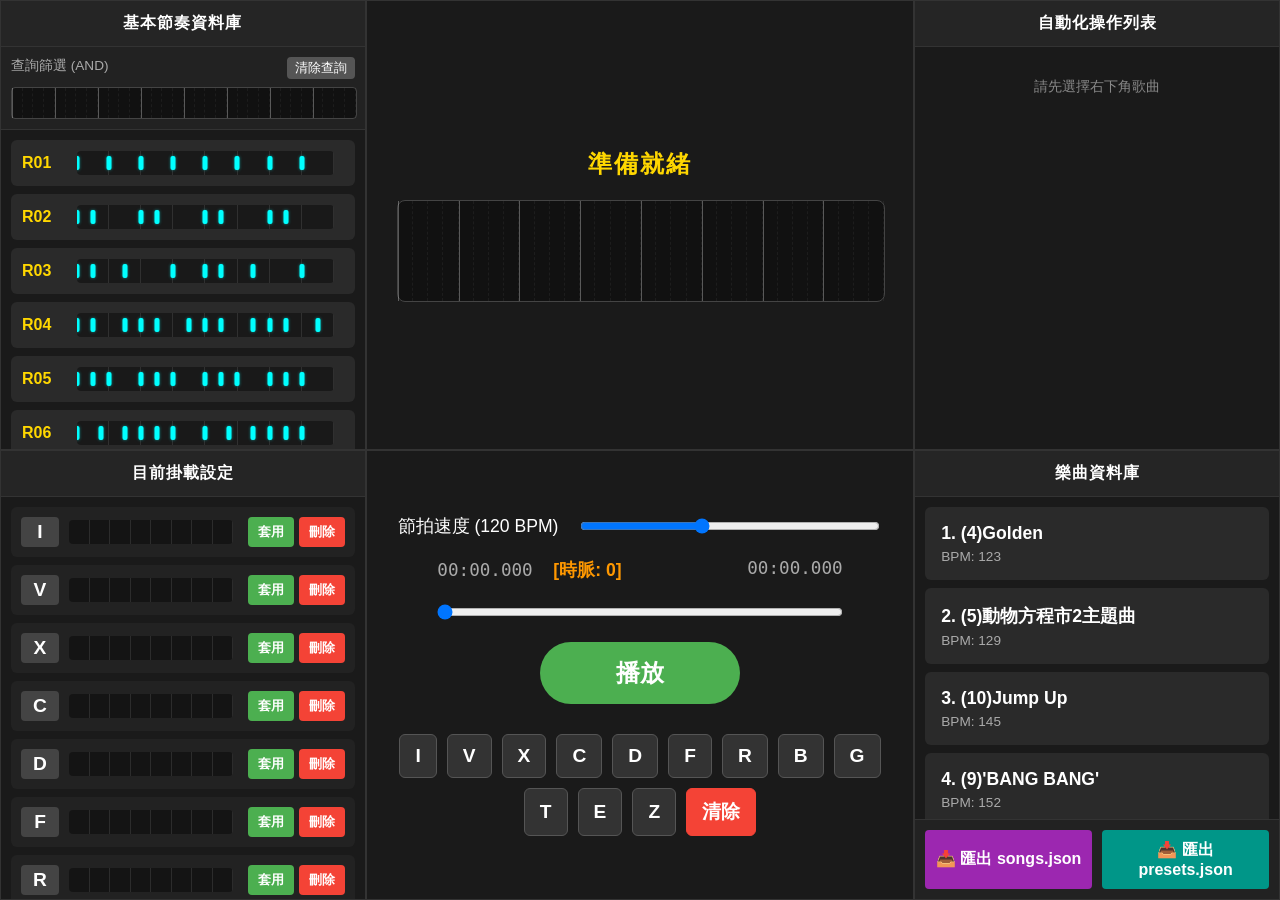
<file: mount.html>
<!DOCTYPE html>
<html lang="zh-TW">
<head>
    <meta charset="UTF-8">
    <meta name="viewport" content="width=device-width, initial-scale=1.0">
    <title>音樂掛載與自動化設定</title>
    <style>
        body {
            margin: 0;
            padding: 0;
            height: 100vh;
            display: grid;
            grid-template-columns: 1fr 1.5fr 1fr;
            grid-template-rows: 50vh 50vh;
            background-color: #121212;
            color: #fff;
            font-family: sans-serif;
            overflow: hidden;
        }

        /* 共通面板樣式 */
        .panel { border: 1px solid #333; display: flex; flex-direction: column; overflow: hidden; background-color: #1a1a1a; }
        .panel-header { padding: 12px; background-color: #252525; font-weight: bold; text-align: center; border-bottom: 1px solid #333; letter-spacing: 1px; flex-shrink: 0; }
        .panel-content { flex: 1; overflow-y: auto; padding: 10px; }
        .panel-content::-webkit-scrollbar { width: 8px; }
        .panel-content::-webkit-scrollbar-thumb { background: #555; border-radius: 4px; }

        /* 左上：查詢與節奏清單 */
        .filter-container { padding: 10px; background-color: #222; border-bottom: 1px solid #333; }
        .filter-label { font-size: 0.85rem; color: #aaa; display: flex; justify-content: space-between; margin-bottom: 8px; }
        .filter-track-wrapper { position: relative; width: 100%; height: 30px; background-color: #111; border-radius: 4px; display: grid; grid-template-columns: repeat(32, 1fr); border: 1px solid #444; }
        .filter-step { border-right: 1px dashed rgba(255,255,255,0.05); cursor: pointer; position: relative;}
        .filter-step:nth-child(4n+1) { border-left: 1px solid rgba(255,255,255,0.3); }
        .filter-step:hover { background-color: rgba(255,255,255,0.1); }
        .filter-step-active { position: absolute; top:20%; left:50%; transform:translateX(-50%); width:70%; height:60%; background-color:#FF00FF; pointer-events: none; border-radius:2px; box-shadow: 0 0 5px #FF00FF; }
        .btn-clear { background: #555; color: white; border: none; padding: 2px 8px; border-radius: 4px; cursor: pointer; }

        .rhythm-item { display: flex; align-items: center; padding: 10px; margin-bottom: 8px; background-color: #2a2a2a; border-radius: 6px; cursor: pointer; border: 1px solid transparent; }
        .rhythm-item:hover { background-color: #333; }
        .rhythm-item.selected { border-color: #FFD700; box-shadow: 0 0 8px rgba(255,215,0,0.4); }
        .rhythm-id { width: 45px; font-weight: bold; color: #FFD700; flex-shrink: 0; }

        .mini-track { position: relative; flex: 1; height: 24px; background-color: rgba(0,0,0,0.4); border-radius: 4px; overflow: hidden; margin: 0 10px; background-image: repeating-linear-gradient(90deg, transparent, transparent calc(12.5% - 1px), rgba(255,255,255,0.1) calc(12.5% - 1px), rgba(255,255,255,0.1) 12.5%); }
        .mini-note { position: absolute; top: 20%; height: 60%; width: 5px; background-color: #00FFFF; border-radius: 2px; transform: translateX(-50%); box-shadow: 0 0 3px rgba(0,255,255,0.5); }

        /* 左下：掛載清單 */
        .mount-item { display: flex; align-items: center; padding: 10px; margin-bottom: 8px; background-color: #222; border-radius: 6px; }
        .mount-key { width: 30px; font-weight: bold; font-size: 1.2rem; color: #fff; text-align: center; background: #444; border-radius: 4px; padding: 4px; }
        .btn-sm { border: none; padding: 6px 10px; border-radius: 4px; cursor: pointer; color: white; font-weight: bold; margin-left: 5px; }
        .btn-apply { background-color: #4CAF50; }
        .btn-delete { background-color: #F44336; }

        /* 右上：自動化清單 */
        /* 新增游標與 Hover 效果，讓它看起來可以點擊 */
        .auto-item { display: flex; align-items: center; padding: 10px; margin-bottom: 8px; background-color: #222; border-radius: 6px; cursor: pointer; transition: background-color 0.2s; border: 1px solid transparent; }
        .auto-item:hover { background-color: #333; border-color: #FF9800; }
        .auto-time { width: 50px; font-weight: bold; color: #FF9800; }
        .auto-action { width: 40px; font-weight: bold; font-size: 1.2rem; text-align: center; background: #444; border-radius: 4px; padding: 4px; margin-right: 10px;}
        .warning-text { color: #F44336; font-size: 0.85rem; font-weight: bold; flex: 1; text-align: center; }

        /* 右下：音樂清單與匯出區塊 */
        .music-item { padding: 15px; margin-bottom: 8px; background-color: #2a2a2a; border-radius: 6px; cursor: pointer; border: 1px solid transparent; }
        .music-item:hover { background-color: #333; }
        .music-item.armed { border-color: #4CAF50; background-color: rgba(76, 175, 80, 0.2); }
        .music-title { font-weight: bold; font-size: 1.1rem; margin-bottom: 5px; color: #fff; }
        .music-bpm { font-size: 0.85rem; color: #aaa; }

        .export-container { padding: 10px; background-color: #222; border-top: 1px solid #333; display: flex; gap: 10px; }
        .btn-export { flex: 1; padding: 10px; font-size: 1rem; font-weight: bold; color: white; border: none; border-radius: 4px; cursor: pointer; }
        .btn-export-songs { background-color: #9C27B0; }
        .btn-export-songs:hover { background-color: #8E24AA; }
        .btn-export-presets { background-color: #009688; }
        .btn-export-presets:hover { background-color: #00897B; }

        /* 中上：大型時序圖 */
        .center-top-panel { display: flex; flex-direction: column; justify-content: center; padding: 30px; }
        .large-track-wrapper { position: relative; width: 100%; height: 100px; background-color: #111; border-radius: 8px; border: 1px solid #444; display: grid; grid-template-columns: repeat(32, 1fr); margin-top: 20px;}
        .large-step { border-right: 1px dashed rgba(255,255,255,0.05); position: relative; }
        .large-step:nth-child(4n+2) { border-left: 1px solid rgba(255,255,255,0.3); }
        .large-note { position: absolute; top: 15%; left: 50%; transform: translateX(-50%); width: 70%; height: 70%; background-color: #00FFFF; border-radius: 4px; box-shadow: 0 0 10px rgba(0,255,255,0.5); }
        .playhead { position: absolute; top: -10px; bottom: -10px; width: 3px; background-color: #FF0000; box-shadow: 0 0 15px #FF0000; z-index: 10; display: none; }
        
        @keyframes pulseAnim {
            0% { transform: translateX(-50%) scale(1); filter: brightness(1); }
            30% { transform: translateX(-50%) scale(1.5); filter: brightness(1.8); }
            100% { transform: translateX(-50%) scale(1); filter: brightness(1); }
        }
        .large-note.hit { animation: pulseAnim 0.2s ease-out; }
        .visualizer-info { text-align: center; font-size: 1.5rem; font-weight: bold; color: #FFD700; letter-spacing: 2px;}

        /* 中下：控制列 */
        .center-bottom-panel { display: flex; flex-direction: column; align-items: center; justify-content: center; gap: 20px; padding: 20px; }
        
        .control-row { display: flex; align-items: center; width: 100%; justify-content: center; gap: 20px; font-size: 1.1rem; }
        input[type="range"] { width: 300px; cursor: pointer; }
        
        .timeline-info { display: flex; justify-content: space-between; width: 80%; font-family: monospace; font-size: 1.1rem; color: #aaa; }
        .clock-display { color: #FF9800; font-weight: bold; margin-left: 10px; font-family: sans-serif;}

        .btn-main-play { background-color: #4CAF50; color: white; border: none; padding: 15px 40px; font-size: 1.5rem; font-weight: bold; border-radius: 40px; cursor: pointer; transition: 0.2s; width: 200px; }
        .btn-main-play.playing { background-color: #F44336; }

        .action-buttons { display: flex; gap: 10px; flex-wrap: wrap; justify-content: center; margin-top: 10px; }
        .action-btn { background-color: #333; color: white; border: 1px solid #555; padding: 10px 15px; font-size: 1.2rem; font-weight: bold; border-radius: 6px; cursor: pointer; }
        .action-btn:hover { background-color: #555; }
        .action-btn.clear { background-color: #F44336; border-color: #F44336; }

        .ui-locked { pointer-events: none; opacity: 0.4; filter: grayscale(100%); }

    </style>
</head>
<body>

    <div class="panel" style="grid-column: 1; grid-row: 1;">
        <div class="panel-header">基本節奏資料庫</div>
        <div class="filter-container">
            <div class="filter-label">
                <span>查詢篩選 (AND)</span>
                <button class="btn-clear" onclick="clearFilter()">清除查詢</button>
            </div>
            <div class="filter-track-wrapper" id="filter-track-wrapper"></div>
        </div>
        <div class="panel-content disable-on-play" id="rhythm-list"></div>
    </div>

    <div class="panel" style="grid-column: 1; grid-row: 2;">
        <div class="panel-header">目前掛載設定</div>
        <div class="panel-content disable-on-play" id="mount-list"></div>
    </div>

    <div class="panel center-top-panel" style="grid-column: 2; grid-row: 1;">
        <div class="visualizer-info" id="visualizer-info">準備就緒</div>
        <div class="large-track-wrapper" id="large-track-wrapper">
            <div class="playhead" id="playhead"></div>
        </div>
    </div>

    <div class="panel center-bottom-panel" style="grid-column: 2; grid-row: 2;">
        <div class="control-row disable-on-play">
            <label>節拍速度 (<span id="bpm-val">120</span> BPM)</label>
            <input type="range" id="bpm-slider" min="40" max="240" value="120" oninput="updateBPM(this.value)">
        </div>

        <div class="timeline-info">
            <div>
                <span id="time-current">00:00.000</span>
                <span class="clock-display" id="clock-current">[時脈: 0]</span>
            </div>
            <span id="time-total">00:00.000</span>
        </div>
        <input type="range" id="timeline-slider" min="0" max="100" value="0" step="0.01" class="disable-on-play" style="width: 80%;" oninput="seekAudio(this.value)">

        <button class="btn-main-play" id="btn-play" onclick="togglePlay()">播放</button>

        <div class="action-buttons disable-on-play" id="action-buttons"></div>
    </div>

    <div class="panel" style="grid-column: 3; grid-row: 1;">
        <div class="panel-header">自動化操作列表</div>
        <div class="panel-content disable-on-play" id="automation-list"></div>
    </div>

    <div class="panel" style="grid-column: 3; grid-row: 2;">
        <div class="panel-header">樂曲資料庫</div>
        <div class="panel-content disable-on-play" id="music-list"></div>
        <div class="export-container disable-on-play">
            <button class="btn-export btn-export-songs" onclick="exportSongs()">📥 匯出 songs.json</button>
            <button class="btn-export btn-export-presets" onclick="exportPresets()">📥 匯出 presets.json</button>
        </div>
    </div>

    <script>
        // ==========================================
        // 全域變數
        // ==========================================
        let rhythmDatabase = {};
        let musicData = {};
        let presetDatabase = {};
        let hasUnsavedChanges = false;
        
        const MOUNT_KEYS = ['I', 'V', 'X', 'C', 'D', 'F', 'R', 'B', 'G', 'T', 'E', 'Z'];

        let selectedRhythmId = null;
        let armedSongInfo = null;
        let filterBeats = [];

        // --- 全 Web Audio API 高精度播放引擎變數 ---
        let isPlaying = false;
        let playOffset = 0;              
        let ctxPlayStartTime = 0;        
        let currentBPM = 120;
        let playAnimationId = null;
        
        let schedulerClock = 0;
        let schedulerBeatIndex = 0;
        let visualClock = 0;
        let visualBeatIndex = 0;

        const audioCtx = new (window.AudioContext || window.webkitAudioContext)();
        let clapBuffer = null;
        let capitalBuffer = null;
        let bgmBuffer = null;            
        let bgmSource = null;            

        // DOM 元素
        const domFilter = document.getElementById('filter-track-wrapper');
        const domRhythmList = document.getElementById('rhythm-list');
        const domMountList = document.getElementById('mount-list');
        const domAutomationList = document.getElementById('automation-list');
        const domMusicList = document.getElementById('music-list');
        const domLargeTrack = document.getElementById('large-track-wrapper');
        const domPlayhead = document.getElementById('playhead');
        const domBpmSlider = document.getElementById('bpm-slider');
        const domBpmVal = document.getElementById('bpm-val');
        const domTimeline = document.getElementById('timeline-slider');
        const domTimeCurrent = document.getElementById('time-current');
        const domTimeTotal = document.getElementById('time-total');
        const domClockCurrent = document.getElementById('clock-current');
        const domBtnPlay = document.getElementById('btn-play');
        const domActionBtns = document.getElementById('action-buttons');
        const domVisualizerInfo = document.getElementById('visualizer-info');

        // ==========================================
        // 防呆警告與匯出
        // ==========================================
        window.addEventListener('beforeunload', function (e) {
            if (hasUnsavedChanges) {
                const confirmationMessage = '系統不會儲存你的變更。請先「匯出」之後再離開網頁。';
                e.returnValue = confirmationMessage; 
                return confirmationMessage; 
            }
        });

        function downloadJSON(content, filename) {
            const blob = new Blob([content], { type: "application/json" });
            const url = URL.createObjectURL(blob);
            const a = document.createElement('a');
            a.href = url;
            a.download = filename;
            document.body.appendChild(a);
            a.click();
            document.body.removeChild(a);
            URL.revokeObjectURL(url);
        }

        window.exportSongs = function() {
            const jsonString = JSON.stringify(musicData, null, 4);
            downloadJSON(jsonString, 'songs.json');
            hasUnsavedChanges = false; 
        };

        window.exportPresets = function() {
            const exportArray = [];
            for (const [musicId, sequence] of Object.entries(presetDatabase)) {
                if (sequence && sequence.length > 0) {
                    exportArray.push({
                        musicId: isNaN(musicId) ? musicId : Number(musicId),
                        sequence: sequence
                    });
                }
            }
            const jsonString = JSON.stringify(exportArray, null, 4);
            downloadJSON(jsonString, 'presets.json');
            hasUnsavedChanges = false; 
        };

        // ==========================================
        // 系統初始化
        // ==========================================
        async function initApp() {
            try {
                clapBuffer = await decodeAudio('Clap.wav');
                capitalBuffer = await decodeAudio('Capital.wav');

                rhythmDatabase = await (await fetch('rhythms.json')).json();
                musicData = await (await fetch('songs.json')).json();
                
                try {
                    const presetRaw = await (await fetch('presets.json')).json();
                    presetRaw.forEach(p => {
                        presetDatabase[p.musicId] = p.sequence;
                    });
                } catch(e) { console.warn("找不到 presets.json"); }

                musicData.forEach(song => {
                    if (!song.rhythms) song.rhythms = {};
                    song.rhythms['Z'] = 'R16';
                    if (!presetDatabase[song.id]) presetDatabase[song.id] = [];
                });

                renderFilterTrack();
                renderRhythmList();
                renderMountList(); 
                renderAutomationList();
                renderMusicList();
                renderLargeTrackGrid();
                renderActionButtons();
                
            } catch(e) {
                alert("載入失敗，請確認 JSON 檔案存在且使用 Local Server 開啟。");
                console.error(e);
            }
        }

        async function decodeAudio(url) {
            const res = await fetch(url);
            return await audioCtx.decodeAudioData(await res.arrayBuffer());
        }

        function playHitSound(isFirst, preciseTime) {
            const buf = isFirst ? capitalBuffer : clapBuffer;
            if(!buf) return;
            const src = audioCtx.createBufferSource();
            src.buffer = buf;
            const gain = audioCtx.createGain();
            gain.gain.value = 1.5;
            src.connect(gain);
            gain.connect(audioCtx.destination);
            src.start(preciseTime); 
        }

        // ==========================================
        // UI 渲染與互動
        // ==========================================
        function getMiniTrackHTML(rhythmId) {
            if (!rhythmId || !rhythmDatabase[rhythmId]) return `<div class="mini-track"></div>`;
            const beats = rhythmDatabase[rhythmId].beats;
            let blocks = '';
            beats.forEach(b => {
                blocks += `<div class="mini-note" style="left: ${(b/8)*100}%"></div>`;
            });
            return `<div class="mini-track">${blocks}</div>`;
        }

        function renderFilterTrack() {
            domFilter.innerHTML = '';
            for(let i=0; i<32; i++) {
                const b = i * 0.25;
                const div = document.createElement('div');
                div.className = 'filter-step';
                div.onclick = () => {
                    if(filterBeats.includes(b)) filterBeats = filterBeats.filter(x => x!==b);
                    else filterBeats.push(b);
                    renderFilterTrack();
                    renderRhythmList();
                };
                if(filterBeats.includes(b)) {
                    div.innerHTML = `<div class="filter-step-active"></div>`;
                }
                domFilter.appendChild(div);
            }
        }

        window.clearFilter = function() {
            filterBeats = [];
            renderFilterTrack();
            renderRhythmList();
        }

        function renderRhythmList() {
            domRhythmList.innerHTML = '';
            const allIds = Object.keys(rhythmDatabase).sort();
            const filtered = allIds.filter(id => {
                return filterBeats.every(fb => rhythmDatabase[id].beats.includes(fb));
            });

            filtered.forEach(id => {
                const div = document.createElement('div');
                div.className = `rhythm-item ${id === selectedRhythmId ? 'selected' : ''}`;
                div.onclick = () => {
                    selectedRhythmId = id;
                    renderRhythmList(); 
                };
                div.innerHTML = `<div class="rhythm-id">${id}</div>${getMiniTrackHTML(id)}`;
                domRhythmList.appendChild(div);
            });
        }

        function renderMountList() {
            domMountList.innerHTML = '';
            const currentRhythms = armedSongInfo ? armedSongInfo.rhythms : {};

            MOUNT_KEYS.forEach(key => {
                const rId = currentRhythms[key];
                const div = document.createElement('div');
                div.className = 'mount-item';
                div.innerHTML = `
                    <div class="mount-key">${key}</div>
                    ${getMiniTrackHTML(rId)}
                    <button class="btn-sm btn-apply" onclick="applyMount('${key}')">套用</button>
                    <button class="btn-sm btn-delete" onclick="deleteMount('${key}')">刪除</button>
                `;
                domMountList.appendChild(div);
            });
        }

        window.applyMount = function(key) {
            if(!armedSongInfo) return alert("請先從右下角選擇一首要編輯的樂曲！");
            if(!selectedRhythmId) return alert("請先從左上方列表選擇要套用的基本節奏！");
            
            hasUnsavedChanges = true; 
            armedSongInfo.rhythms[key] = selectedRhythmId;
            renderMountList();
            renderAutomationList();
            updateTimelineVisuals();
        }

        window.deleteMount = function(key) {
            if(!armedSongInfo) return alert("請先從右下角選擇一首要編輯的樂曲！");
            
            hasUnsavedChanges = true; 
            delete armedSongInfo.rhythms[key];
            renderMountList();
            renderAutomationList();
            updateTimelineVisuals();
        }

        function renderAutomationList() {
            domAutomationList.innerHTML = '';
            if(!armedSongInfo) {
                domAutomationList.innerHTML = '<div style="color: #888; text-align: center; margin-top: 20px; font-size: 0.9rem;">請先選擇右下角歌曲</div>';
                return;
            }

            const seq = presetDatabase[armedSongInfo.id] || [];
            seq.forEach(item => {
                const rId = armedSongInfo.rhythms[item.action];
                const div = document.createElement('div');
                div.className = 'auto-item';
                
                let visualHtml = '';
                if(rId && rhythmDatabase[rId]) {
                    visualHtml = getMiniTrackHTML(rId);
                } else {
                    visualHtml = `<div class="warning-text">⚠️ 尚未掛載節奏</div>`;
                }

                div.innerHTML = `
                    <div class="auto-time">${item.time}</div>
                    <div class="auto-action">${item.action}</div>
                    ${visualHtml}
                `;
                
                // --- 新增：點擊跳轉時間軸功能 ---
                div.onclick = () => {
                    const clockDuration = (60 / armedSongInfo.bpm) * 8;
                    // 加入 1 毫秒寬容值，確保 Math.floor 運算時不會因為浮點數精度掉到前一個時脈
                    let targetTime = (item.time * clockDuration) + 0.001; 
                    
                    if (bgmBuffer && targetTime > bgmBuffer.duration) {
                        targetTime = bgmBuffer.duration;
                    }
                    
                    seekAudio(targetTime);
                };

                domAutomationList.appendChild(div);
            });
        }

        function renderMusicList() {
            domMusicList.innerHTML = '';
            musicData.forEach((song, i) => {
                const div = document.createElement('div');
                div.className = `music-item ${armedSongInfo && armedSongInfo.id === song.id ? 'armed' : ''}`;
                div.onclick = () => loadMusic(song);
                div.innerHTML = `
                    <div class="music-title">${song.id}. ${song.title}</div>
                    <div class="music-bpm">BPM: ${song.bpm}</div>
                `;
                domMusicList.appendChild(div);
            });
        }

        // ==========================================
        // 非同步音訊解碼與記憶體載入
        // ==========================================
        async function loadMusic(song) {
            if(isPlaying) togglePlay(); 
            armedSongInfo = song;
            
            domPlayhead.style.display = 'block';
            domVisualizerInfo.textContent = "⏳ 載入並解碼中...";
            setUIDisabled(true); 
            
            try {
                const response = await fetch(song.file);
                const arrayBuffer = await response.arrayBuffer();
                bgmBuffer = await audioCtx.decodeAudioData(arrayBuffer);
                
                domBpmSlider.value = song.bpm;
                currentBPM = song.bpm;
                domBpmVal.textContent = currentBPM;

                domTimeline.max = bgmBuffer.duration;
                domTimeline.value = 0; 
                playOffset = 0;
                domTimeTotal.textContent = formatTime(bgmBuffer.duration);
                updateTimelineVisuals();
                
            } catch(e) {
                alert("音訊解碼失敗！");
                console.error(e);
            } finally {
                setUIDisabled(false);
                renderMusicList(); 
                renderMountList();
                renderAutomationList();
            }
        }

        function formatTime(secs) {
            if(isNaN(secs)) return "00:00.000";
            const m = Math.floor(secs / 60).toString().padStart(2, '0');
            const s = Math.floor(secs % 60).toString().padStart(2, '0');
            const ms = Math.floor((secs % 1) * 1000).toString().padStart(3, '0');
            return `${m}:${s}.${ms}`;
        }

        function getClockByTime(timeSecs) {
            if(!armedSongInfo) return 0;
            const clockDuration = (60 / armedSongInfo.bpm) * 8;
            return Math.floor(timeSecs / clockDuration);
        }

        function getActiveAction(clock) {
            if(!armedSongInfo) return null;
            const seq = presetDatabase[armedSongInfo.id] || [];
            let active = null;
            for(let i=0; i<seq.length; i++) {
                if(seq[i].time <= clock) active = seq[i].action;
                else break;
            }
            if(!active) {
                if(armedSongInfo.rhythms['I']) active = 'I';
                else active = 'V';
            }
            return active;
        }

        function getBeatsForAction(action) {
            if(!action || !armedSongInfo.rhythms[action]) return [];
            const rId = armedSongInfo.rhythms[action];
            if(rhythmDatabase[rId]) return rhythmDatabase[rId].beats;
            return [];
        }

        // ==========================================
        // 拖曳、變速與排程重置引擎
        // ==========================================
        function resetSchedulers(songTime) {
            if(!armedSongInfo) return;
            const clockDuration = (60 / armedSongInfo.bpm) * 8;
            const secondsPerBeat = 60 / armedSongInfo.bpm;
            
            schedulerClock = Math.floor(songTime / clockDuration);
            const currentBeatInLoop = (songTime % clockDuration) / secondsPerBeat;
            
            let action = getActiveAction(schedulerClock);
            let beats = getBeatsForAction(action);
            
            schedulerBeatIndex = 0;
            while(beats && schedulerBeatIndex < beats.length && beats[schedulerBeatIndex] < currentBeatInLoop) {
                schedulerBeatIndex++;
            }
            if (beats && schedulerBeatIndex >= beats.length) {
                schedulerClock++;
                schedulerBeatIndex = 0;
            }

            visualClock = schedulerClock;
            visualBeatIndex = schedulerBeatIndex;
        }

        window.updateBPM = function(val) {
            const wasPlaying = isPlaying;
            if (wasPlaying) togglePlay(); 
            
            currentBPM = val;
            domBpmVal.textContent = val;
            
            if (wasPlaying) togglePlay();
        }

        window.seekAudio = function(val) {
            if (!bgmBuffer) return;
            const wasPlaying = isPlaying;
            if(wasPlaying) togglePlay(); 
            
            playOffset = Number(val);
            updateTimelineVisuals(); 
            
            if(wasPlaying) togglePlay(); 
        }

        function renderActionButtons() {
            domActionBtns.innerHTML = '';
            MOUNT_KEYS.forEach(key => {
                const btn = document.createElement('button');
                btn.className = 'action-btn';
                btn.textContent = key;
                btn.onclick = () => setAutomation(key);
                domActionBtns.appendChild(btn);
            });
            const btnClear = document.createElement('button');
            btnClear.className = 'action-btn clear';
            btnClear.textContent = '清除';
            btnClear.onclick = () => setAutomation('CLEAR');
            domActionBtns.appendChild(btnClear);
        }

        function setAutomation(action) {
            if(!armedSongInfo) return alert("請先選擇右下角樂曲！");
            
            hasUnsavedChanges = true; 
            const currTime = isPlaying ? 
                playOffset + (audioCtx.currentTime - ctxPlayStartTime) * (currentBPM / armedSongInfo.bpm) : 
                playOffset;
            
            const clock = getClockByTime(currTime);
            let seq = presetDatabase[armedSongInfo.id] || [];
            
            seq = seq.filter(s => s.time !== clock);
            
            if(action !== 'CLEAR') {
                seq.push({ time: clock, action: action });
                seq.sort((a, b) => a.time - b.time);
            }
            
            presetDatabase[armedSongInfo.id] = seq;
            renderAutomationList();
            updateTimelineVisuals();
            
            if(isPlaying) resetSchedulers(currTime);
        }

        function renderLargeTrackGrid() {
            domLargeTrack.innerHTML = '';
            domLargeTrack.appendChild(domPlayhead);
            for(let i=0; i<32; i++) {
                const div = document.createElement('div');
                div.className = 'large-step';
                div.id = `large-step-${i}`;
                domLargeTrack.appendChild(div);
            }
        }

        function renderLargeNotes(actionStr) {
            for(let i=0; i<32; i++) {
                const el = document.getElementById(`large-step-${i}`);
                const existing = el.querySelector('.large-note');
                if(existing) el.removeChild(existing);
            }

            if(!armedSongInfo || !actionStr) {
                domVisualizerInfo.textContent = "等待掛載";
                return;
            }

            domVisualizerInfo.textContent = `執行中: ${actionStr}`;
            const beats = getBeatsForAction(actionStr);

            beats.forEach(beat => {
                const idx = Math.round(beat * 4);
                const el = document.getElementById(`large-step-${idx}`);
                if(el) {
                    const note = document.createElement('div');
                    note.className = 'large-note';
                    el.appendChild(note);
                }
            });
        }

        function updateTimelineVisuals() {
            if (!armedSongInfo) return;

            const currTime = isPlaying ? 
                playOffset + (audioCtx.currentTime - ctxPlayStartTime) * (currentBPM / armedSongInfo.bpm) : 
                playOffset;

            domTimeCurrent.textContent = formatTime(currTime);
            domTimeline.value = currTime;
            
            const clockDuration = (60 / armedSongInfo.bpm) * 8;
            const currentClock = Math.floor(currTime / clockDuration);
            domClockCurrent.textContent = `[時脈: ${currentClock}]`;
            
            const secondsPerBeat = 60 / armedSongInfo.bpm;
            const currentBeatInLoop = (currTime % clockDuration) / secondsPerBeat;
            domPlayhead.style.left = `${(currentBeatInLoop / 8) * 100}%`;
            
            const action = getActiveAction(currentClock);
            renderLargeNotes(action);
        }

        // ==========================================
        // 終極播放引擎：全 Web Audio API 排程
        // ==========================================
        window.togglePlay = function() {
            if(!armedSongInfo || !bgmBuffer) return alert("請先等待樂曲解碼完成！");
            
            if(audioCtx.state === 'suspended') audioCtx.resume();

            if(isPlaying) {
                isPlaying = false;
                
                playOffset = playOffset + (audioCtx.currentTime - ctxPlayStartTime) * (currentBPM / armedSongInfo.bpm);
                if(bgmSource) {
                    bgmSource.stop();
                    bgmSource.disconnect();
                    bgmSource = null;
                }
                
                domBtnPlay.textContent = "播放";
                domBtnPlay.classList.remove('playing');
                
                setUIDisabled(false);
                updateTimelineVisuals();
                cancelAnimationFrame(playAnimationId);
            } else {
                isPlaying = true;
                
                bgmSource = audioCtx.createBufferSource();
                bgmSource.buffer = bgmBuffer;
                bgmSource.playbackRate.value = currentBPM / armedSongInfo.bpm;
                bgmSource.connect(audioCtx.destination);
                
                ctxPlayStartTime = audioCtx.currentTime;
                
                bgmSource.start(0, playOffset);
                
                domBtnPlay.textContent = "暫停";
                domBtnPlay.classList.add('playing');
                setUIDisabled(true);
                
                resetSchedulers(playOffset);
                
                playAnimationId = requestAnimationFrame(playLoop);
            }
        }

        function setUIDisabled(disabled) {
            const panels = document.querySelectorAll('.disable-on-play');
            panels.forEach(p => {
                if(disabled) p.classList.add('ui-locked');
                else p.classList.remove('ui-locked');
            });
            document.querySelectorAll('.action-btn').forEach(btn => btn.disabled = disabled);
            domTimeline.disabled = disabled;
        }

        function playLoop() {
            if(!isPlaying) return;
            
            const playbackRatio = currentBPM / armedSongInfo.bpm;
            const currentSongTime = playOffset + (audioCtx.currentTime - ctxPlayStartTime) * playbackRatio;
            
            if (currentSongTime >= bgmBuffer.duration) {
                if(isPlaying) togglePlay(); 
                return;
            }

            updateTimelineVisuals();

            const clockDuration = (60 / armedSongInfo.bpm) * 8;
            const lookaheadSongTime = currentSongTime + (0.1 * playbackRatio); 
            
            while(true) {
                const action = getActiveAction(schedulerClock);
                const beats = getBeatsForAction(action);
                
                if(!beats || schedulerBeatIndex >= beats.length) {
                    schedulerClock++;
                    schedulerBeatIndex = 0;
                    if(schedulerClock * clockDuration > bgmBuffer.duration) break;
                    continue;
                }

                const beatPos = beats[schedulerBeatIndex];
                const beatSongTime = schedulerClock * clockDuration + beatPos * (60 / armedSongInfo.bpm);

                if(beatSongTime < lookaheadSongTime) {
                    if(beatSongTime >= playOffset) {
                        const exactCtxTime = ctxPlayStartTime + (beatSongTime - playOffset) / playbackRatio;
                        playHitSound(schedulerBeatIndex === 0, exactCtxTime);
                    }
                    schedulerBeatIndex++;
                } else {
                    break; 
                }
            }

            while(true) {
                const action = getActiveAction(visualClock);
                const beats = getBeatsForAction(action);
                
                if(!beats || visualBeatIndex >= beats.length) {
                    visualClock++;
                    visualBeatIndex = 0;
                    if(visualClock * clockDuration > bgmBuffer.duration) break;
                    continue;
                }

                const beatPos = beats[visualBeatIndex];
                const beatSongTime = visualClock * clockDuration + beatPos * (60 / armedSongInfo.bpm);

                if(currentSongTime >= beatSongTime) {
                    const idx = Math.round(beatPos * 4);
                    const el = document.getElementById(`large-step-${idx}`);
                    if(el) {
                        const note = el.querySelector('.large-note');
                        if(note) {
                            note.classList.remove('hit');
                            void note.offsetWidth;
                            note.classList.add('hit');
                        }
                    }
                    visualBeatIndex++;
                } else {
                    break;
                }
            }

            playAnimationId = requestAnimationFrame(playLoop);
        }

        initApp();
    </script>
</body>
</html>
</file>
